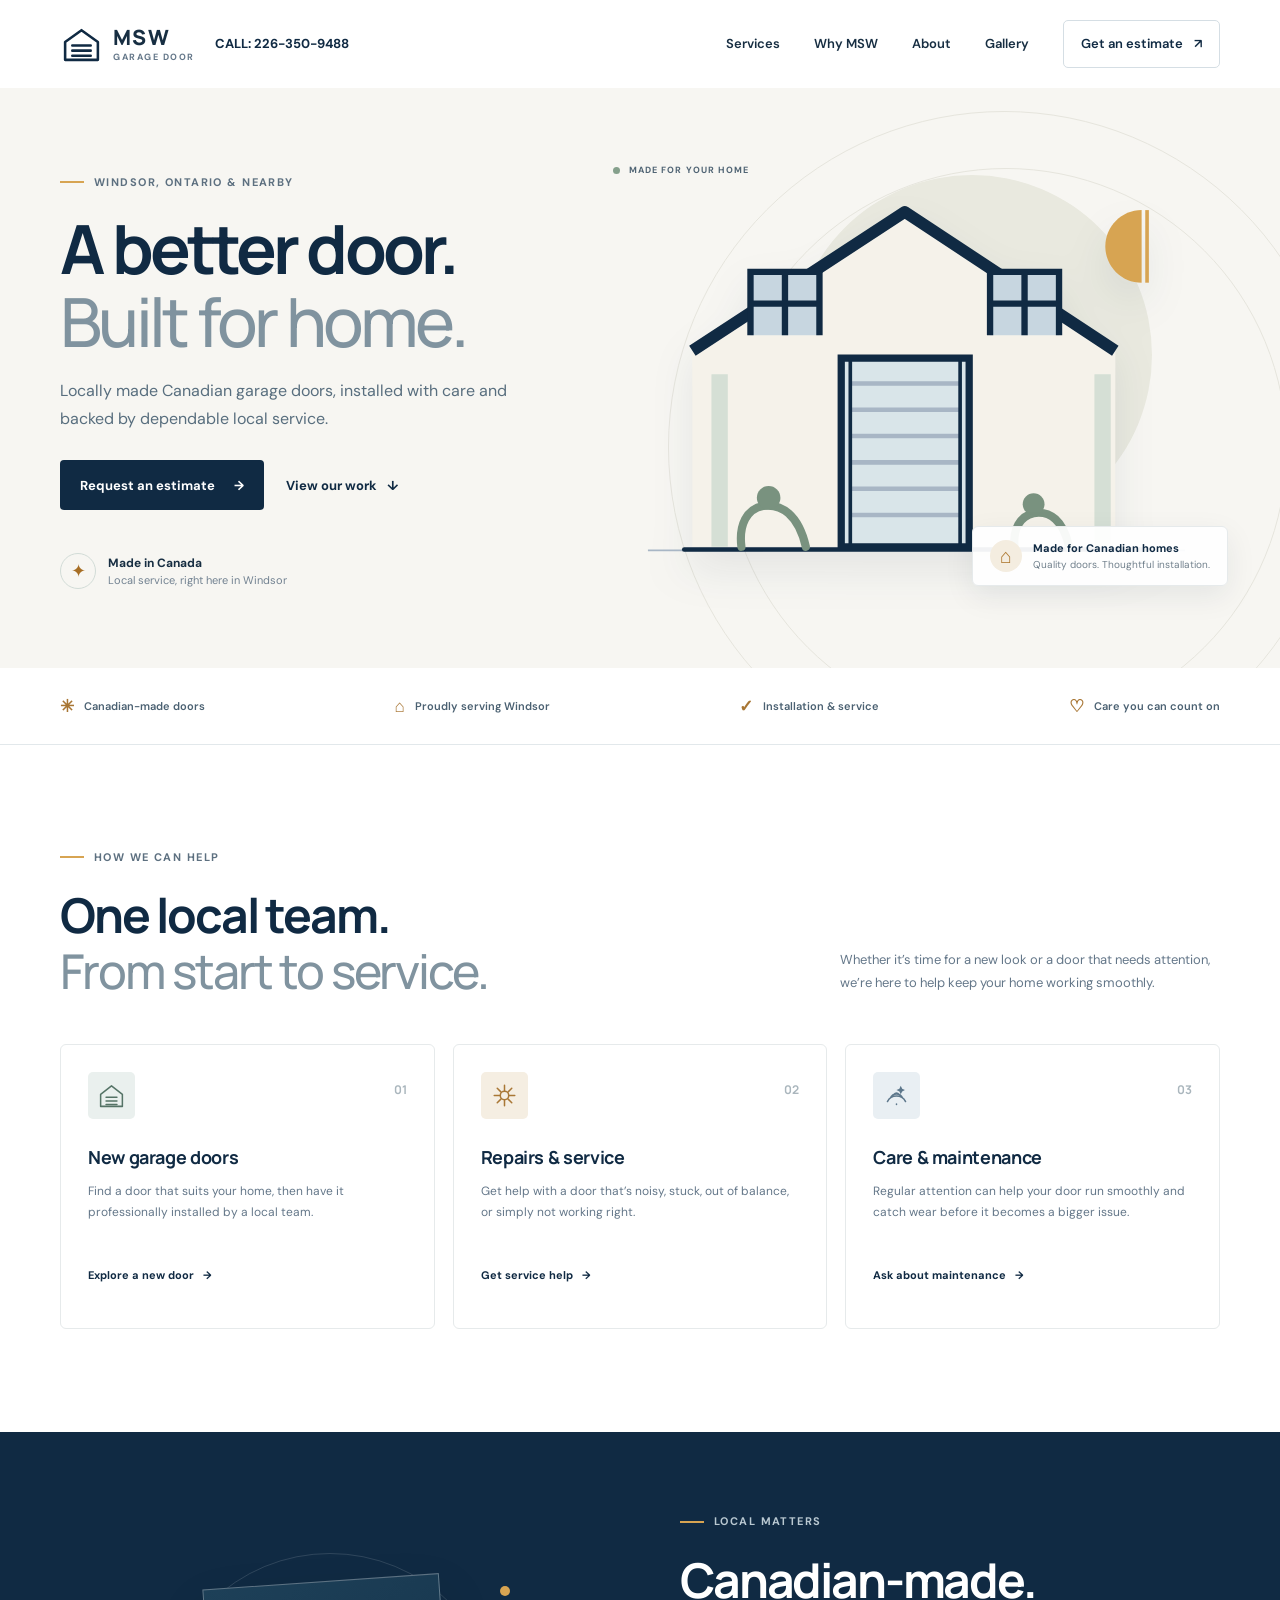
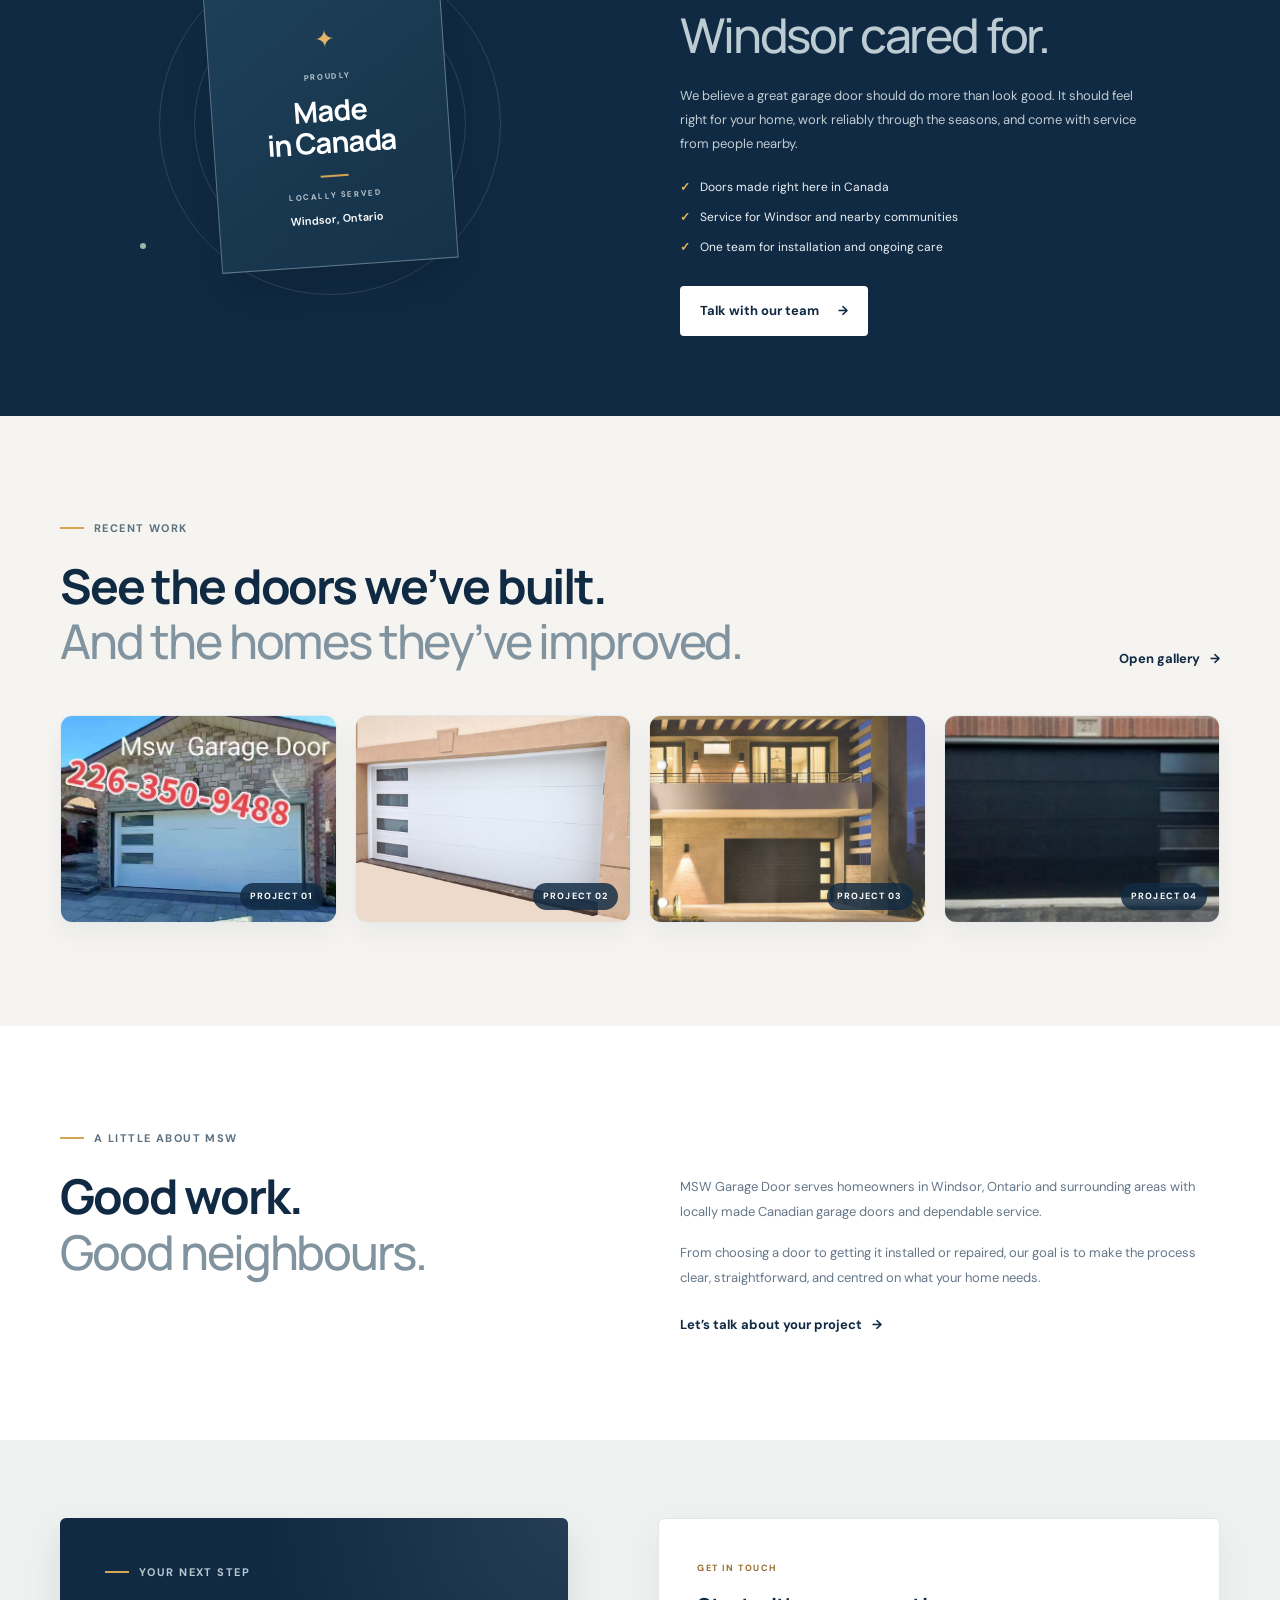
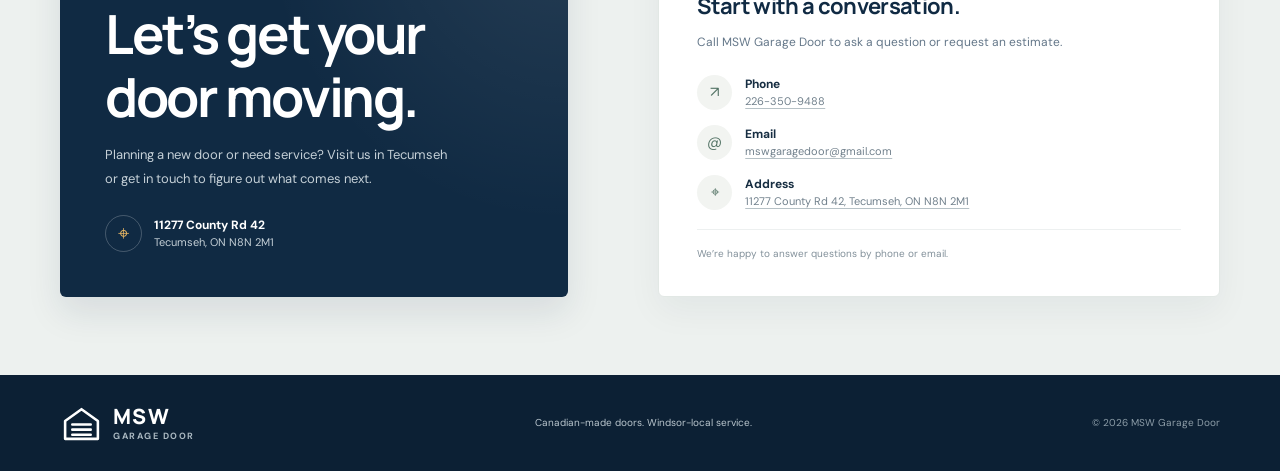
<file: index.html>
<!doctype html>
<html lang="en-CA">
  <head>
    <meta charset="utf-8">
    <meta name="viewport" content="width=device-width, initial-scale=1">
    <meta name="theme-color" content="#102a43">
    <meta
      name="description"
      content="MSW Garage Door builds, installs, and services locally made Canadian garage doors in Windsor, Ontario and nearby communities."
    >
    <link rel="canonical" href="https://mswgaragedoor.com/">
    <meta property="og:type" content="website">
    <meta property="og:url" content="https://mswgaragedoor.com/">
    <meta property="og:title" content="MSW Garage Door | Windsor, Ontario">
    <meta
      property="og:description"
      content="Locally made Canadian garage doors, installed with care and backed by dependable local service."
    >
    <title>MSW Garage Door | Windsor, Ontario</title>
    <link rel="preconnect" href="https://fonts.googleapis.com">
    <link rel="preconnect" href="https://fonts.gstatic.com" crossorigin>
    <link
      href="https://fonts.googleapis.com/css2?family=DM+Sans:wght@400;500;600;700&family=Manrope:wght@400;500;600;700;800&display=swap"
      rel="stylesheet"
    >
    <link rel="stylesheet" href="styles.css">
  </head>
  <body>
    <a class="skip-link" href="#main">Skip to content</a>

    <header class="site-header">
      <div class="container header-inner">
        <div class="header-brand-group">
          <a class="brand" href="#top" aria-label="MSW Garage Door home">
            <span class="brand-mark" aria-hidden="true">
              <svg viewBox="0 0 42 42" fill="none">
                <path d="M5 18.5 21 7l16 11.5V36H5V18.5Z" stroke="currentColor" stroke-width="2.5" stroke-linejoin="round"/>
                <path d="M12 22h18M12 27h18M12 32h18" stroke="currentColor" stroke-width="2.5" stroke-linecap="round"/>
              </svg>
            </span>
            <span class="brand-copy">
              <strong>MSW</strong>
              <span>GARAGE DOOR</span>
            </span>
          </a>
          <a class="header-phone" href="tel:+12263509488">CALL: 226-350-9488</a>
        </div>

        <nav class="main-nav" aria-label="Main navigation">
          <a href="#services">Services</a>
          <a href="#why-msw">Why MSW</a>
          <a href="#about">About</a>
          <a href="gallery.html">Gallery</a>
          <a class="nav-cta" href="#contact">Get an estimate <span aria-hidden="true">↗</span></a>
        </nav>
      </div>
    </header>

    <main id="main">
      <section class="hero" id="top">
        <div class="container hero-grid">
          <div class="hero-copy">
            <p class="eyebrow"><span class="eyebrow-line"></span> Windsor, Ontario & nearby</p>
            <h1>A better door.<br><span>Built for home.</span></h1>
            <p class="hero-intro">
              Locally made Canadian garage doors, installed with care and backed by dependable local service.
            </p>
            <div class="hero-actions">
              <a class="button button-primary" href="#contact">Request an estimate <span aria-hidden="true">→</span></a>
              <a class="text-link" href="gallery.html">View our work <span aria-hidden="true">↓</span></a>
            </div>
            <div class="hero-proof">
              <span class="canada-icon" aria-hidden="true">✦</span>
              <span><strong>Made in Canada</strong><br>Local service, right here in Windsor</span>
            </div>
          </div>

          <div class="hero-art" role="img" aria-label="Illustration of a modern Canadian home with a new garage door">
            <div class="art-sun"></div>
            <div class="art-label"><span class="label-dot"></span> MADE FOR YOUR HOME</div>
            <svg class="house-illustration" viewBox="0 0 680 500" fill="none" xmlns="http://www.w3.org/2000/svg" aria-hidden="true">
              <path d="M44 428h592" stroke="#A8B6C5" stroke-width="2"/>
              <path d="m93 208 234-153 232 153v216H93V208Z" fill="#F5F2EA"/>
              <path d="m93 208 234-153 232 153" stroke="#102A43" stroke-width="13" stroke-linejoin="round"/>
              <path d="M157 191v-70h76v70" fill="#C7D6E0"/>
              <path d="M157 191v-70h76v70M195 121v70M157 156h76" stroke="#102A43" stroke-width="7"/>
              <path d="M421 191v-70h76v70" fill="#C7D6E0"/>
              <path d="M421 191v-70h76v70M459 121v70M421 156h76" stroke="#102A43" stroke-width="7"/>
              <path d="M257 216h141v208H257V216Z" fill="#D9E5E9"/>
              <path d="M257 216h141v208H257V216Z" stroke="#102A43" stroke-width="8"/>
              <path d="M266 244h123M266 273h123M266 302h123M266 331h123M266 360h123M266 389h123" stroke="#A8B6C5" stroke-width="5"/>
              <path d="M267 216v208M388 216v208" stroke="#102A43" stroke-width="4"/>
              <path d="M114 234h18v190h-18zM536 234h18v190h-18z" fill="#D5DFD5"/>
              <path d="M84 427h512" stroke="#102A43" stroke-width="5" stroke-linecap="round"/>
              <path d="M218 424c-8-35-27-48-47-45-18 3-27 21-24 45M508 424c-6-29-21-40-39-37-15 3-23 18-21 37" stroke="#79927F" stroke-width="9" stroke-linecap="round"/>
              <circle cx="177" cy="370" r="13" fill="#79927F"/>
              <circle cx="469" cy="377" r="12" fill="#79927F"/>
              <path d="M548 93c0-22 18-40 40-40v80c-22 0-40-18-40-40Z" fill="#D7A452"/>
              <path d="M594 53v80" stroke="#D7A452" stroke-width="4"/>
            </svg>
            <div class="art-caption">
              <span class="caption-icon" aria-hidden="true">⌂</span>
              <span><strong>Made for Canadian homes</strong><br>Quality doors. Thoughtful installation.</span>
            </div>
          </div>
        </div>
      </section>

      <section class="trust-strip" aria-label="Our commitments">
        <div class="container trust-inner">
          <p><span aria-hidden="true">✳</span> Canadian-made doors</p>
          <p><span aria-hidden="true">⌂</span> Proudly serving Windsor</p>
          <p><span aria-hidden="true">✓</span> Installation & service</p>
          <p><span aria-hidden="true">♡</span> Care you can count on</p>
        </div>
      </section>

      <section class="section services-section" id="services">
        <div class="container">
          <div class="section-heading">
            <div>
              <p class="eyebrow"><span class="eyebrow-line"></span> How we can help</p>
              <h2>One local team.<br><span>From start to service.</span></h2>
            </div>
            <p class="section-intro">Whether it’s time for a new look or a door that needs attention, we’re here to help keep your home working smoothly.</p>
          </div>

          <div class="service-grid">
            <article class="service-card">
              <div class="service-icon" aria-hidden="true">
                <svg viewBox="0 0 48 48" fill="none"><path d="m6 22 18-14 18 14v20H6V22Z" stroke="currentColor" stroke-width="2.5" stroke-linejoin="round"/><path d="M15 27h18M15 33h18M15 39h18" stroke="currentColor" stroke-width="2.5" stroke-linecap="round"/></svg>
              </div>
              <span class="card-number">01</span>
              <h3>New garage doors</h3>
              <p>Find a door that suits your home, then have it professionally installed by a local team.</p>
              <a href="#contact" class="card-link">Explore a new door <span aria-hidden="true">→</span></a>
            </article>
            <article class="service-card">
              <div class="service-icon service-icon-warm" aria-hidden="true">
                <svg viewBox="0 0 48 48" fill="none"><path d="M24 7v9M24 32v9M7 24h9M32 24h9M12 12l6 6M30 30l6 6M36 12l-6 6M18 30l-6 6" stroke="currentColor" stroke-width="2.5" stroke-linecap="round"/><circle cx="24" cy="24" r="7" stroke="currentColor" stroke-width="2.5"/></svg>
              </div>
              <span class="card-number">02</span>
              <h3>Repairs & service</h3>
              <p>Get help with a door that’s noisy, stuck, out of balance, or simply not working right.</p>
              <a href="#contact" class="card-link">Get service help <span aria-hidden="true">→</span></a>
            </article>
            <article class="service-card">
              <div class="service-icon service-icon-blue" aria-hidden="true">
                <svg viewBox="0 0 48 48" fill="none"><path d="M9 34a17 17 0 0 1 30 0M14 28a11 11 0 0 1 20 0M20 22a5 5 0 0 1 8 0M24 39v-1" stroke="currentColor" stroke-width="2.5" stroke-linecap="round"/><path d="m31 8 2.4 4.8L38 15l-4.6 2.2L31 22l-2.2-4.8L24 15l4.8-2.2L31 8Z" fill="currentColor"/></svg>
              </div>
              <span class="card-number">03</span>
              <h3>Care & maintenance</h3>
              <p>Regular attention can help your door run smoothly and catch wear before it becomes a bigger issue.</p>
              <a href="#contact" class="card-link">Ask about maintenance <span aria-hidden="true">→</span></a>
            </article>
          </div>
        </div>
      </section>

      <section class="local-section" id="why-msw">
        <div class="container local-grid">
          <div class="local-art" aria-hidden="true">
            <div class="local-art-card">
              <span class="maple-leaf">✦</span>
              <span class="local-art-small">PROUDLY</span>
              <strong>Made<br>in Canada</strong>
              <span class="local-art-rule"></span>
              <span class="local-art-small">LOCALLY SERVED</span>
              <span class="local-art-windsor">Windsor, Ontario</span>
            </div>
            <span class="local-orbit orbit-one"></span>
            <span class="local-orbit orbit-two"></span>
          </div>
          <div class="local-copy">
            <p class="eyebrow eyebrow-light"><span class="eyebrow-line"></span> Local matters</p>
            <h2>Canadian-made.<br><span>Windsor cared for.</span></h2>
            <p>We believe a great garage door should do more than look good. It should feel right for your home, work reliably through the seasons, and come with service from people nearby.</p>
            <ul class="check-list">
              <li><span aria-hidden="true">✓</span> Doors made right here in Canada</li>
              <li><span aria-hidden="true">✓</span> Service for Windsor and nearby communities</li>
              <li><span aria-hidden="true">✓</span> One team for installation and ongoing care</li>
            </ul>
            <a class="button button-light" href="#contact">Talk with our team <span aria-hidden="true">→</span></a>
          </div>
        </div>
      </section>

      <section class="section gallery-section" id="gallery">
        <div class="container">
          <div class="section-heading">
            <div>
              <p class="eyebrow"><span class="eyebrow-line"></span> Recent work</p>
              <h2>See the doors we’ve built.<br><span>And the homes they’ve improved.</span></h2>
            </div>
            <a href="gallery.html" class="text-link">Open gallery <span aria-hidden="true">→</span></a>
          </div>

          <div class="gallery-preview-grid">
            <a class="gallery-preview-card" href="gallery.html" aria-label="View gallery project 1">
              <img src="Gallery/home.jpg" alt="MSW Garage Door project with contact information" loading="lazy">
              <span>Project 01</span>
            </a>
            <a class="gallery-preview-card" href="gallery.html" aria-label="View gallery project 2">
              <img src="Gallery/GarageDoor_01.jpg" alt="Garage door installation project 1" loading="lazy">
              <span>Project 02</span>
            </a>
            <a class="gallery-preview-card" href="gallery.html" aria-label="View gallery project 3">
              <img src="Gallery/GarageDoor_04.jpg" alt="Garage door installation project 2" loading="lazy">
              <span>Project 03</span>
            </a>
            <a class="gallery-preview-card" href="gallery.html" aria-label="View gallery project 4">
              <img src="Gallery/GarageDoor_10.jpg" alt="Garage door installation project 3" loading="lazy">
              <span>Project 04</span>
            </a>
          </div>
        </div>
      </section>

      <section class="section about-section" id="about">
        <div class="container about-grid">
          <div>
            <p class="eyebrow"><span class="eyebrow-line"></span> A little about MSW</p>
            <h2>Good work.<br><span>Good neighbours.</span></h2>
          </div>
          <div class="about-copy">
            <p>MSW Garage Door serves homeowners in Windsor, Ontario and surrounding areas with locally made Canadian garage doors and dependable service.</p>
            <p>From choosing a door to getting it installed or repaired, our goal is to make the process clear, straightforward, and centred on what your home needs.</p>
            <a href="#contact" class="text-link">Let’s talk about your project <span aria-hidden="true">→</span></a>
          </div>
        </div>
      </section>

      <section class="contact-section" id="contact">
        <div class="container contact-inner">
          <div class="contact-copy">
            <p class="eyebrow eyebrow-light"><span class="eyebrow-line"></span> Your next step</p>
            <h2>Let’s get your<br>door moving.</h2>
            <p>Planning a new door or need service? Visit us in Tecumseh or get in touch to figure out what comes next.</p>
            <div class="contact-location">
              <span class="location-pin" aria-hidden="true">⌖</span>
              <span><strong>11277 County Rd 42</strong><br>Tecumseh, ON N8N 2M1</span>
            </div>
          </div>
          <div class="contact-card">
            <span class="contact-card-kicker">GET IN TOUCH</span>
            <h3>Start with a conversation.</h3>
            <p>Call MSW Garage Door to ask a question or request an estimate.</p>
            <div class="contact-detail">
              <span class="contact-detail-icon" aria-hidden="true">↗</span>
              <span><strong>Phone</strong><br><a class="address-link" href="tel:+12263509488">226-350-9488</a></span>
            </div>
            <div class="contact-detail">
              <span class="contact-detail-icon" aria-hidden="true">@</span>
              <span><strong>Email</strong><br><a class="address-link" href="mailto:mswgaragedoor@gmail.com">mswgaragedoor@gmail.com</a></span>
            </div>
            <div class="contact-detail">
              <span class="contact-detail-icon" aria-hidden="true">⌖</span>
              <span>
                <strong>Address</strong><br>
                <a class="address-link" href="https://www.google.com/maps/search/?api=1&amp;query=11277+County+Road+42%2C+Tecumseh%2C+ON+N8N+2M1" target="_blank" rel="noopener noreferrer">
                  11277 County Rd 42, Tecumseh, ON N8N 2M1
                </a>
              </span>
            </div>
            <p class="contact-note">We’re happy to answer questions by phone or email.</p>
          </div>
        </div>
      </section>
    </main>

    <footer class="site-footer">
      <div class="container footer-inner">
        <a class="brand footer-brand" href="#top" aria-label="MSW Garage Door home">
          <span class="brand-mark" aria-hidden="true">
            <svg viewBox="0 0 42 42" fill="none"><path d="M5 18.5 21 7l16 11.5V36H5V18.5Z" stroke="currentColor" stroke-width="2.5" stroke-linejoin="round"/><path d="M12 22h18M12 27h18M12 32h18" stroke="currentColor" stroke-width="2.5" stroke-linecap="round"/></svg>
          </span>
          <span class="brand-copy"><strong>MSW</strong><span>GARAGE DOOR</span></span>
        </a>
        <p>Canadian-made doors. Windsor-local service.</p>
        <span class="copyright">© <span id="year">2026</span> MSW Garage Door</span>
      </div>
    </footer>
  </body>
</html>
</file>
<file: styles.css>
:root {
  color-scheme: light;
  --navy: #102a43;
  --navy-deep: #0c2034;
  --ink: #172e42;
  --muted: #647789;
  --cream: #f7f6f2;
  --white: #fff;
  --gold: #d7a452;
  --sage: #dce5dc;
  --line: #e2e8eb;
  --font-body: "DM Sans", sans-serif;
  --font-display: "Manrope", sans-serif;
}

* {
  box-sizing: border-box;
}

html {
  scroll-behavior: smooth;
}

body {
  margin: 0;
  background: var(--white);
  color: var(--ink);
  font-family: var(--font-body);
  font-size: 16px;
  line-height: 1.65;
  -webkit-font-smoothing: antialiased;
}

a {
  color: inherit;
}

.container {
  width: min(1160px, calc(100% - 48px));
  margin: 0 auto;
}

.skip-link {
  position: absolute;
  top: 8px;
  left: 8px;
  z-index: 20;
  transform: translateY(-160%);
  padding: 10px 14px;
  border-radius: 6px;
  background: var(--white);
  color: var(--navy);
}

.skip-link:focus {
  transform: translateY(0);
}

.site-header {
  position: relative;
  z-index: 2;
  background: var(--white);
}

.header-inner,
.header-brand-group,
.main-nav,
.brand,
.hero-actions,
.hero-proof,
.trust-inner,
.footer-inner {
  display: flex;
  align-items: center;
}

.header-inner {
  min-height: 88px;
  justify-content: space-between;
}

.header-brand-group {
  gap: 20px;
}

.brand {
  gap: 10px;
  text-decoration: none;
}

.header-phone {
  color: var(--navy);
  font-size: 13px;
  font-weight: 700;
  text-decoration: none;
  white-space: nowrap;
}

.header-phone:hover {
  color: #b57d2d;
}

.brand-mark {
  display: grid;
  width: 43px;
  height: 43px;
  place-items: center;
  color: var(--navy);
}

.brand-mark svg {
  width: 100%;
}

.brand-copy {
  display: grid;
  line-height: 1;
}

.brand-copy strong {
  font-family: var(--font-display);
  font-size: 21px;
  font-weight: 800;
  letter-spacing: .06em;
}

.brand-copy span {
  margin-top: 5px;
  color: var(--muted);
  font-size: 9px;
  font-weight: 700;
  letter-spacing: .17em;
}

.main-nav {
  gap: 34px;
  font-size: 13px;
  font-weight: 600;
}

.main-nav a {
  text-decoration: none;
  transition: color .2s ease, background .2s ease;
}

.main-nav a:hover,
.text-link:hover,
.card-link:hover {
  color: #b57d2d;
}

.main-nav .nav-cta {
  padding: 12px 17px;
  border: 1px solid #d5dee4;
  border-radius: 5px;
  color: var(--navy);
}

.main-nav .nav-cta:hover {
  border-color: var(--navy);
  background: var(--navy);
  color: var(--white);
}

.nav-cta span {
  margin-left: 8px;
}

.hero {
  overflow: hidden;
  background: var(--cream);
}

.hero-grid {
  display: grid;
  min-height: 580px;
  grid-template-columns: .9fr 1.1fr;
  align-items: center;
  gap: 38px;
  padding-top: 30px;
  padding-bottom: 30px;
}

.hero-copy {
  position: relative;
  z-index: 1;
  padding: 36px 0 30px;
}

.eyebrow {
  display: flex;
  align-items: center;
  gap: 10px;
  margin: 0 0 21px;
  color: #5d7080;
  font-size: 11px;
  font-weight: 700;
  letter-spacing: .13em;
  text-transform: uppercase;
}

.eyebrow-line {
  width: 24px;
  height: 2px;
  background: var(--gold);
}

h1,
h2,
h3,
p {
  margin-top: 0;
}

h1,
h2,
h3 {
  font-family: var(--font-display);
}

h1 {
  max-width: 600px;
  margin-bottom: 19px;
  color: var(--navy);
  font-size: clamp(44px, 5.3vw, 68px);
  font-weight: 700;
  letter-spacing: -.055em;
  line-height: 1.08;
}

h1 span,
h2 span {
  color: #80939f;
  font-weight: 500;
}

.hero-intro {
  max-width: 450px;
  margin-bottom: 27px;
  color: #586e7e;
  font-size: 16px;
  line-height: 1.75;
}

.hero-actions {
  flex-wrap: wrap;
  gap: 22px;
}

.button {
  display: inline-flex;
  min-height: 50px;
  align-items: center;
  justify-content: center;
  gap: 19px;
  padding: 0 19px;
  border: 1px solid transparent;
  border-radius: 4px;
  font-size: 13px;
  font-weight: 700;
  text-decoration: none;
  transition: transform .2s ease, background .2s ease;
}

.button:hover {
  transform: translateY(-2px);
}

.button-primary {
  background: var(--navy);
  color: var(--white);
}

.button-primary:hover {
  background: #1c3e59;
}

.text-link {
  color: var(--navy);
  font-size: 13px;
  font-weight: 700;
  text-decoration: none;
  transition: color .2s ease;
}

.text-link span {
  margin-left: 7px;
}

.hero-proof {
  gap: 12px;
  margin-top: 43px;
  color: #728291;
  font-size: 11px;
  line-height: 1.5;
}

.hero-proof strong {
  color: var(--ink);
  font-size: 12px;
}

.canada-icon {
  display: grid;
  width: 36px;
  height: 36px;
  place-items: center;
  border: 1px solid #d2dcd7;
  border-radius: 50%;
  color: #a76e24;
  font-size: 18px;
}

.hero-art {
  position: relative;
  display: flex;
  min-height: 500px;
  align-items: center;
  justify-content: center;
  isolation: isolate;
}

.hero-art::before {
  position: absolute;
  z-index: -2;
  right: -120px;
  bottom: -155px;
  width: 670px;
  height: 670px;
  border: 1px solid #e6e5dd;
  border-radius: 50%;
  content: "";
}

.hero-art::after {
  position: absolute;
  z-index: -2;
  right: -67px;
  bottom: -102px;
  width: 560px;
  height: 560px;
  border: 1px solid #e6e5dd;
  border-radius: 50%;
  content: "";
}

.art-sun {
  position: absolute;
  z-index: -1;
  top: 47px;
  right: 68px;
  width: 360px;
  height: 360px;
  border-radius: 50%;
  background: #e9e9df;
}

.house-illustration {
  position: relative;
  width: min(100%, 660px);
  margin: 21px -10px 0 0;
  filter: drop-shadow(0 20px 20px rgb(16 42 67 / 8%));
}

.art-label {
  position: absolute;
  top: 35px;
  left: 10px;
  display: flex;
  align-items: center;
  gap: 9px;
  color: #506474;
  font-size: 9px;
  font-weight: 700;
  letter-spacing: .12em;
}

.label-dot {
  width: 7px;
  height: 7px;
  border-radius: 50%;
  background: #85a08c;
}

.art-caption {
  position: absolute;
  right: -8px;
  bottom: 42px;
  display: flex;
  align-items: center;
  gap: 11px;
  padding: 13px 17px;
  border: 1px solid #e6eaeb;
  border-radius: 6px;
  background: rgb(255 255 255 / 94%);
  box-shadow: 0 10px 30px rgb(16 42 67 / 8%);
  color: #71808c;
  font-size: 10px;
  line-height: 1.5;
}

.art-caption strong {
  color: var(--navy);
  font-size: 11px;
}

.caption-icon {
  display: grid;
  width: 32px;
  height: 32px;
  place-items: center;
  border-radius: 50%;
  background: #f4ede0;
  color: #ad772e;
  font-size: 20px;
}

.trust-strip {
  border-bottom: 1px solid var(--line);
  background: var(--white);
}

.trust-inner {
  min-height: 76px;
  justify-content: space-between;
  gap: 20px;
}

.trust-inner p {
  display: flex;
  align-items: center;
  gap: 10px;
  margin: 0;
  color: #4b6172;
  font-size: 11px;
  font-weight: 600;
}

.trust-inner p span {
  color: #a87634;
  font-size: 17px;
}

.section {
  padding: 103px 0;
}

.section-heading {
  display: flex;
  align-items: flex-end;
  justify-content: space-between;
  gap: 50px;
  margin-bottom: 46px;
}

h2 {
  margin-bottom: 0;
  color: var(--navy);
  font-size: clamp(35px, 4vw, 48px);
  font-weight: 700;
  letter-spacing: -.045em;
  line-height: 1.16;
}

.section-intro {
  max-width: 380px;
  margin-bottom: 4px;
  color: var(--muted);
  font-size: 13px;
  line-height: 1.8;
}

.service-grid {
  display: grid;
  grid-template-columns: repeat(3, 1fr);
  gap: 18px;
}

.service-card {
  position: relative;
  min-height: 285px;
  padding: 27px 27px 24px;
  border: 1px solid #e6eaeb;
  border-radius: 6px;
  background: var(--white);
  transition: box-shadow .2s ease, transform .2s ease;
}

.service-card:hover {
  transform: translateY(-4px);
  box-shadow: 0 17px 38px rgb(16 42 67 / 8%);
}

.service-icon {
  display: grid;
  width: 47px;
  height: 47px;
  place-items: center;
  border-radius: 5px;
  background: #eaf0ee;
  color: #557366;
}

.service-icon svg {
  width: 29px;
}

.service-icon-warm {
  background: #f5eee2;
  color: #a97735;
}

.service-icon-blue {
  background: #e9eff3;
  color: #5d778b;
}

.card-number {
  position: absolute;
  top: 35px;
  right: 27px;
  color: #aab6bd;
  font-family: var(--font-display);
  font-size: 12px;
  font-weight: 700;
}

.service-card h3 {
  margin: 24px 0 8px;
  color: var(--navy);
  font-size: 18px;
  font-weight: 700;
  letter-spacing: -.02em;
}

.service-card p {
  min-height: 62px;
  margin-bottom: 18px;
  color: var(--muted);
  font-size: 12px;
  line-height: 1.75;
}

.card-link {
  color: var(--navy);
  font-size: 11px;
  font-weight: 700;
  text-decoration: none;
  transition: color .2s ease;
}

.card-link span {
  margin-left: 6px;
}

.local-section {
  overflow: hidden;
  background: var(--navy);
  color: var(--white);
}

.local-grid {
  display: grid;
  min-height: 485px;
  grid-template-columns: 1fr 1fr;
  align-items: center;
  gap: 80px;
  padding-top: 60px;
  padding-bottom: 60px;
}

.local-art {
  position: relative;
  display: grid;
  min-height: 360px;
  place-items: center;
}

.local-art::before,
.local-art::after {
  position: absolute;
  border: 1px solid rgb(255 255 255 / 13%);
  border-radius: 50%;
  content: "";
}

.local-art::before {
  width: 340px;
  height: 340px;
}

.local-art::after {
  width: 270px;
  height: 270px;
}

.local-art-card {
  position: relative;
  z-index: 1;
  display: flex;
  width: 237px;
  height: 285px;
  flex-direction: column;
  align-items: center;
  justify-content: center;
  border: 1px solid rgb(255 255 255 / 30%);
  background: linear-gradient(145deg, #1d4058, #15324a);
  box-shadow: 0 24px 50px rgb(0 0 0 / 15%);
  text-align: center;
  transform: rotate(-4deg);
}

.maple-leaf {
  margin-bottom: 11px;
  color: #e4b466;
  font-size: 24px;
}

.local-art-small {
  color: #b8c5ce;
  font-size: 8px;
  font-weight: 700;
  letter-spacing: .2em;
}

.local-art-card strong {
  margin: 11px 0;
  font-family: var(--font-display);
  font-size: 29px;
  letter-spacing: -.04em;
  line-height: 1.12;
}

.local-art-rule {
  width: 28px;
  height: 2px;
  margin: 5px 0 12px;
  background: var(--gold);
}

.local-art-windsor {
  margin-top: 8px;
  color: #fff;
  font-size: 11px;
  font-weight: 600;
}

.local-orbit {
  position: absolute;
  display: block;
  width: 10px;
  height: 10px;
  border-radius: 50%;
  background: var(--gold);
}

.orbit-one {
  top: 42px;
  right: 90px;
}

.orbit-two {
  bottom: 55px;
  left: 80px;
  width: 6px;
  height: 6px;
  background: #9fb6a3;
}

.local-copy {
  padding: 20px 0;
}

.eyebrow-light {
  color: #b9c8d1;
}

.local-copy h2 {
  margin-bottom: 21px;
  color: var(--white);
}

.local-copy h2 span {
  color: #bdcbd3;
}

.local-copy > p:not(.eyebrow) {
  max-width: 470px;
  margin-bottom: 22px;
  color: #c1ccd3;
  font-size: 13px;
  line-height: 1.85;
}

.check-list {
  display: grid;
  gap: 10px;
  margin: 0 0 28px;
  padding: 0;
  color: #ecf1f3;
  font-size: 12px;
  list-style: none;
}

.check-list li {
  display: flex;
  align-items: center;
  gap: 10px;
}

.check-list span {
  color: #e3b362;
  font-weight: 700;
}

.button-light {
  background: #fff;
  color: var(--navy);
}

.button-light:hover {
  background: #f1e7d5;
}

.gallery-section {
  background: #f5f4f1;
}

.gallery-preview-grid {
  display: grid;
  grid-template-columns: repeat(4, minmax(0, 1fr));
  gap: 18px;
}

.gallery-preview-card {
  position: relative;
  display: block;
  overflow: hidden;
  border: 1px solid #e4e9eb;
  border-radius: 12px;
  background: var(--white);
  box-shadow: 0 12px 26px rgb(16 42 67 / 5%);
  text-decoration: none;
  transition: transform .2s ease, box-shadow .2s ease;
}

.gallery-preview-card:hover {
  transform: translateY(-4px);
  box-shadow: 0 18px 35px rgb(16 42 67 / 10%);
}

.gallery-preview-card img {
  display: block;
  width: 100%;
  aspect-ratio: 4 / 3;
  object-fit: cover;
}

.gallery-preview-card span {
  position: absolute;
  right: 12px;
  bottom: 12px;
  padding: 6px 10px;
  border-radius: 999px;
  background: rgb(16 42 67 / 82%);
  color: var(--white);
  font-size: 9px;
  font-weight: 700;
  letter-spacing: .12em;
  text-transform: uppercase;
}

.about-grid {
  display: grid;
  grid-template-columns: 1fr 1fr;
  align-items: start;
  gap: 80px;
}

.about-copy {
  padding-top: 46px;
}

.about-copy p {
  margin-bottom: 17px;
  color: var(--muted);
  font-size: 13px;
  line-height: 1.9;
}

.about-copy .text-link {
  display: inline-block;
  margin-top: 6px;
}

.contact-section {
  padding: 78px 0;
  background: #edf1ef;
}

.contact-inner {
  display: grid;
  grid-template-columns: .95fr 1.05fr;
  align-items: center;
  gap: 90px;
}

.contact-copy h2 {
  margin-bottom: 16px;
  color: var(--white);
  font-size: clamp(38px, 4.4vw, 54px);
}

.contact-copy {
  position: relative;
  padding: 45px 0 45px 45px;
  border-radius: 6px;
  background: var(--navy);
  box-shadow: 0 16px 35px rgb(16 42 67 / 10%);
}

.contact-copy::before {
  position: absolute;
  top: 0;
  right: 0;
  bottom: 0;
  left: 0;
  border-radius: inherit;
  background: radial-gradient(circle at 100% 0, rgb(255 255 255 / 9%), transparent 48%);
  content: "";
  pointer-events: none;
}

.contact-copy > * {
  position: relative;
}

.contact-copy > p:not(.eyebrow) {
  max-width: 350px;
  margin-bottom: 25px;
  color: #c5d0d7;
  font-size: 13px;
  line-height: 1.8;
}

.contact-location {
  display: flex;
  align-items: center;
  gap: 12px;
  color: #c5d0d7;
  font-size: 11px;
  line-height: 1.55;
}

.contact-location strong {
  color: var(--white);
  font-size: 12px;
}

.location-pin {
  display: grid;
  width: 37px;
  height: 37px;
  place-items: center;
  border: 1px solid rgb(255 255 255 / 22%);
  border-radius: 50%;
  color: #e3b362;
  font-size: 20px;
}

.contact-card {
  padding: 34px 38px;
  border: 1px solid #e2e8e5;
  border-radius: 6px;
  background: var(--white);
  box-shadow: 0 14px 35px rgb(16 42 67 / 5%);
}

.contact-card-kicker {
  color: #9a6d2f;
  font-size: 9px;
  font-weight: 700;
  letter-spacing: .16em;
}

.contact-card h3 {
  margin: 9px 0 7px;
  color: var(--navy);
  font-size: 22px;
  letter-spacing: -.03em;
}

.contact-card > p {
  margin-bottom: 22px;
  color: var(--muted);
  font-size: 12px;
  line-height: 1.75;
}

.contact-detail {
  display: flex;
  align-items: center;
  gap: 13px;
  margin-top: 15px;
  color: #71808c;
  font-size: 11px;
  line-height: 1.5;
}

.contact-detail strong {
  color: var(--ink);
  font-size: 12px;
}

.contact-detail-icon {
  display: grid;
  width: 35px;
  height: 35px;
  place-items: center;
  border-radius: 50%;
  background: #f2f4f1;
  color: #537365;
  font-size: 15px;
}

.contact-placeholder {
  color: #7d8d98;
}

.address-link {
  color: #71808c;
  text-decoration-color: #b6c1c6;
  text-underline-offset: 3px;
}

.address-link:hover {
  color: #9a6d2f;
  text-decoration-color: currentColor;
}

.contact-card .contact-note {
  margin: 19px 0 0;
  padding-top: 15px;
  border-top: 1px solid #edf0f0;
  color: #82909a;
  font-size: 10px;
}

.site-footer {
  background: var(--navy-deep);
  color: #bac6ce;
}

.footer-inner {
  min-height: 96px;
  justify-content: space-between;
  gap: 25px;
}

.footer-brand .brand-mark,
.footer-brand .brand-copy strong {
  color: var(--white);
}

.footer-brand .brand-copy span {
  color: #aab8c1;
}

.footer-inner > p,
.copyright {
  margin: 0;
  font-size: 10px;
}

.copyright {
  color: #8d9da8;
}

@media (max-width: 900px) {
  .main-nav {
    gap: 20px;
  }

  .hero-grid {
    min-height: 525px;
    grid-template-columns: 1fr 1fr;
    gap: 15px;
  }

  .hero-art {
    min-height: 420px;
  }

  .art-caption {
    right: 0;
    bottom: 23px;
  }

  .trust-inner {
    flex-wrap: wrap;
    justify-content: center;
    padding: 16px 0;
  }

  .trust-inner p {
    width: calc(50% - 12px);
    justify-content: center;
  }

  .local-grid,
  .contact-inner {
    gap: 45px;
  }

  .contact-copy {
    padding-left: 30px;
  }
}

@media (max-width: 680px) {
  .container {
    width: min(100% - 36px, 520px);
  }

  .header-inner {
    min-height: 76px;
    align-items: flex-start;
    flex-direction: column;
    justify-content: center;
    gap: 13px;
    padding-top: 13px;
    padding-bottom: 13px;
  }

  .brand-mark {
    width: 36px;
    height: 36px;
  }

  .header-brand-group {
    gap: 12px;
  }

  .header-phone {
    font-size: 12px;
  }

  .brand-copy strong {
    font-size: 18px;
  }

  .main-nav {
    width: 100%;
    justify-content: space-between;
    gap: 8px;
    font-size: 11px;
  }

  .main-nav a:nth-child(3) {
    display: none;
  }

  .main-nav .nav-cta {
    padding: 7px 10px;
  }

  .hero-grid {
    grid-template-columns: 1fr;
    gap: 0;
    padding-top: 34px;
    padding-bottom: 0;
  }

  .hero-copy {
    padding: 15px 0 4px;
  }

  .eyebrow {
    margin-bottom: 17px;
    font-size: 9px;
  }

  h1 {
    font-size: clamp(44px, 13vw, 60px);
  }

  .hero-intro {
    max-width: 400px;
    font-size: 14px;
  }

  .hero-actions {
    gap: 16px;
  }

  .hero-proof {
    margin-top: 25px;
  }

  .hero-art {
    min-height: 320px;
    margin: -4px -11px 0;
  }

  .hero-art::before {
    right: -185px;
    bottom: -165px;
  }

  .hero-art::after {
    right: -135px;
    bottom: -110px;
  }

  .art-sun {
    top: 8px;
    right: 42px;
    width: 255px;
    height: 255px;
  }

  .house-illustration {
    width: 100%;
    margin: 14px 0 0;
  }

  .art-label {
    top: 12px;
    left: 20px;
    font-size: 8px;
  }

  .art-caption {
    right: 5px;
    bottom: 8px;
    padding: 9px 11px;
  }

  .trust-inner {
    gap: 9px 4px;
  }

  .trust-inner p {
    justify-content: flex-start;
    font-size: 9px;
  }

  .trust-inner p span {
    font-size: 14px;
  }

  .section {
    padding: 70px 0;
  }

  .section-heading {
    display: block;
    margin-bottom: 28px;
  }

  h2 {
    font-size: clamp(35px, 10vw, 44px);
  }

  .section-intro {
    margin-top: 18px;
    font-size: 12px;
  }

  .service-grid {
    grid-template-columns: 1fr;
    gap: 12px;
  }

  .gallery-preview-grid {
    grid-template-columns: repeat(2, minmax(0, 1fr));
  }

  .service-card {
    min-height: 0;
    padding: 21px;
  }

  .service-card h3 {
    margin-top: 17px;
  }

  .service-card p {
    min-height: 0;
    margin-bottom: 14px;
  }

  .local-grid,
  .about-grid,
  .contact-inner {
    grid-template-columns: 1fr;
    gap: 24px;
  }

  .local-grid {
    padding-top: 35px;
    padding-bottom: 55px;
  }

  .local-art {
    min-height: 275px;
  }

  .local-art::before {
    width: 270px;
    height: 270px;
  }

  .local-art::after {
    width: 220px;
    height: 220px;
  }

  .local-art-card {
    width: 198px;
    height: 235px;
  }

  .local-art-card strong {
    font-size: 26px;
  }

  .local-copy {
    padding: 0;
  }

  .local-copy > p:not(.eyebrow) {
    font-size: 12px;
  }

  .check-list {
    font-size: 11px;
  }

  .gallery-preview-grid {
    grid-template-columns: 1fr;
  }

  .about-grid {
    gap: 10px;
  }

  .about-copy {
    padding-top: 5px;
  }

  .about-copy p {
    font-size: 12px;
  }

  .contact-section {
    padding: 48px 0;
  }

  .contact-inner {
    gap: 20px;
  }

  .contact-copy {
    padding: 30px 24px;
  }

  .contact-card {
    padding: 26px 23px;
  }

  .footer-inner {
    min-height: 0;
    flex-wrap: wrap;
    justify-content: space-between;
    padding: 22px 0;
  }

  .footer-inner > p {
    order: 1;
    width: 100%;
    font-size: 9px;
  }

  .copyright {
    font-size: 9px;
  }
}

@media (prefers-reduced-motion: reduce) {
  *,
  *::before,
  *::after {
    scroll-behavior: auto !important;
    transition-duration: .01ms !important;
  }
}
</file>
